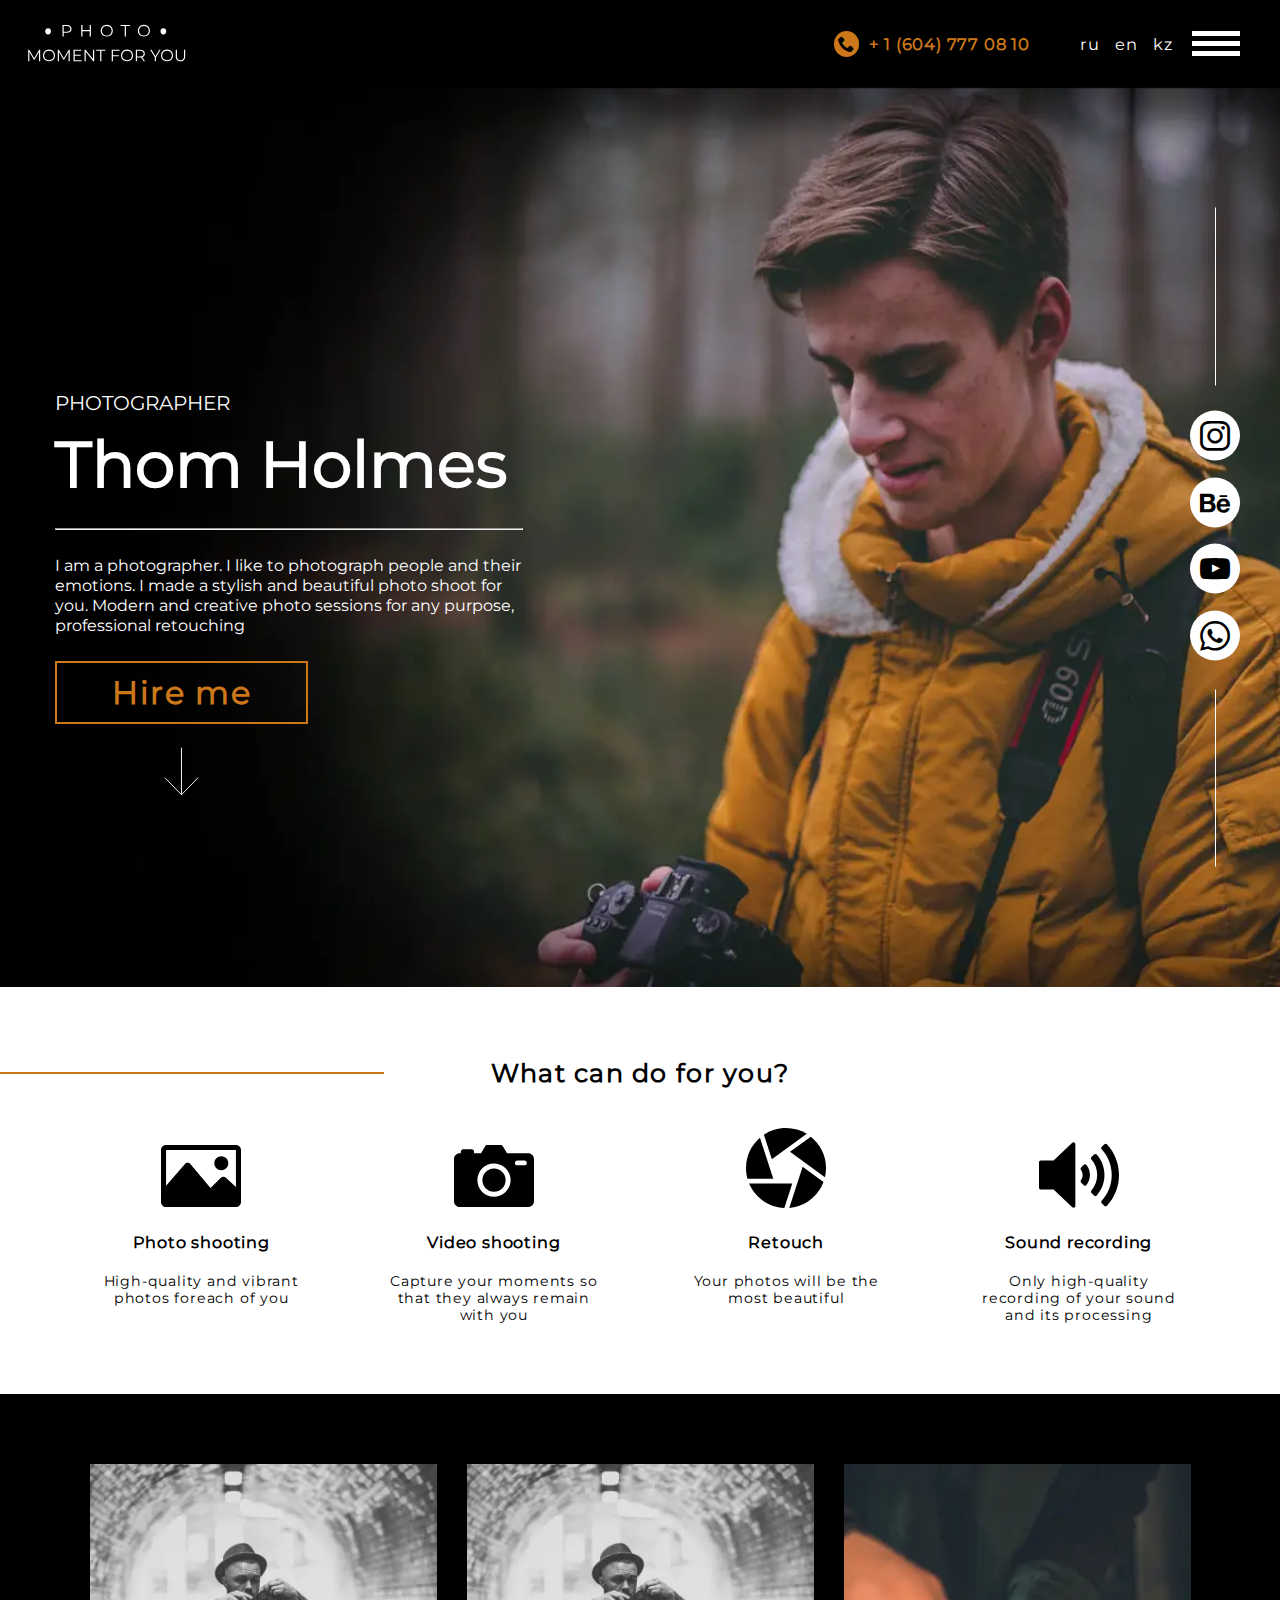
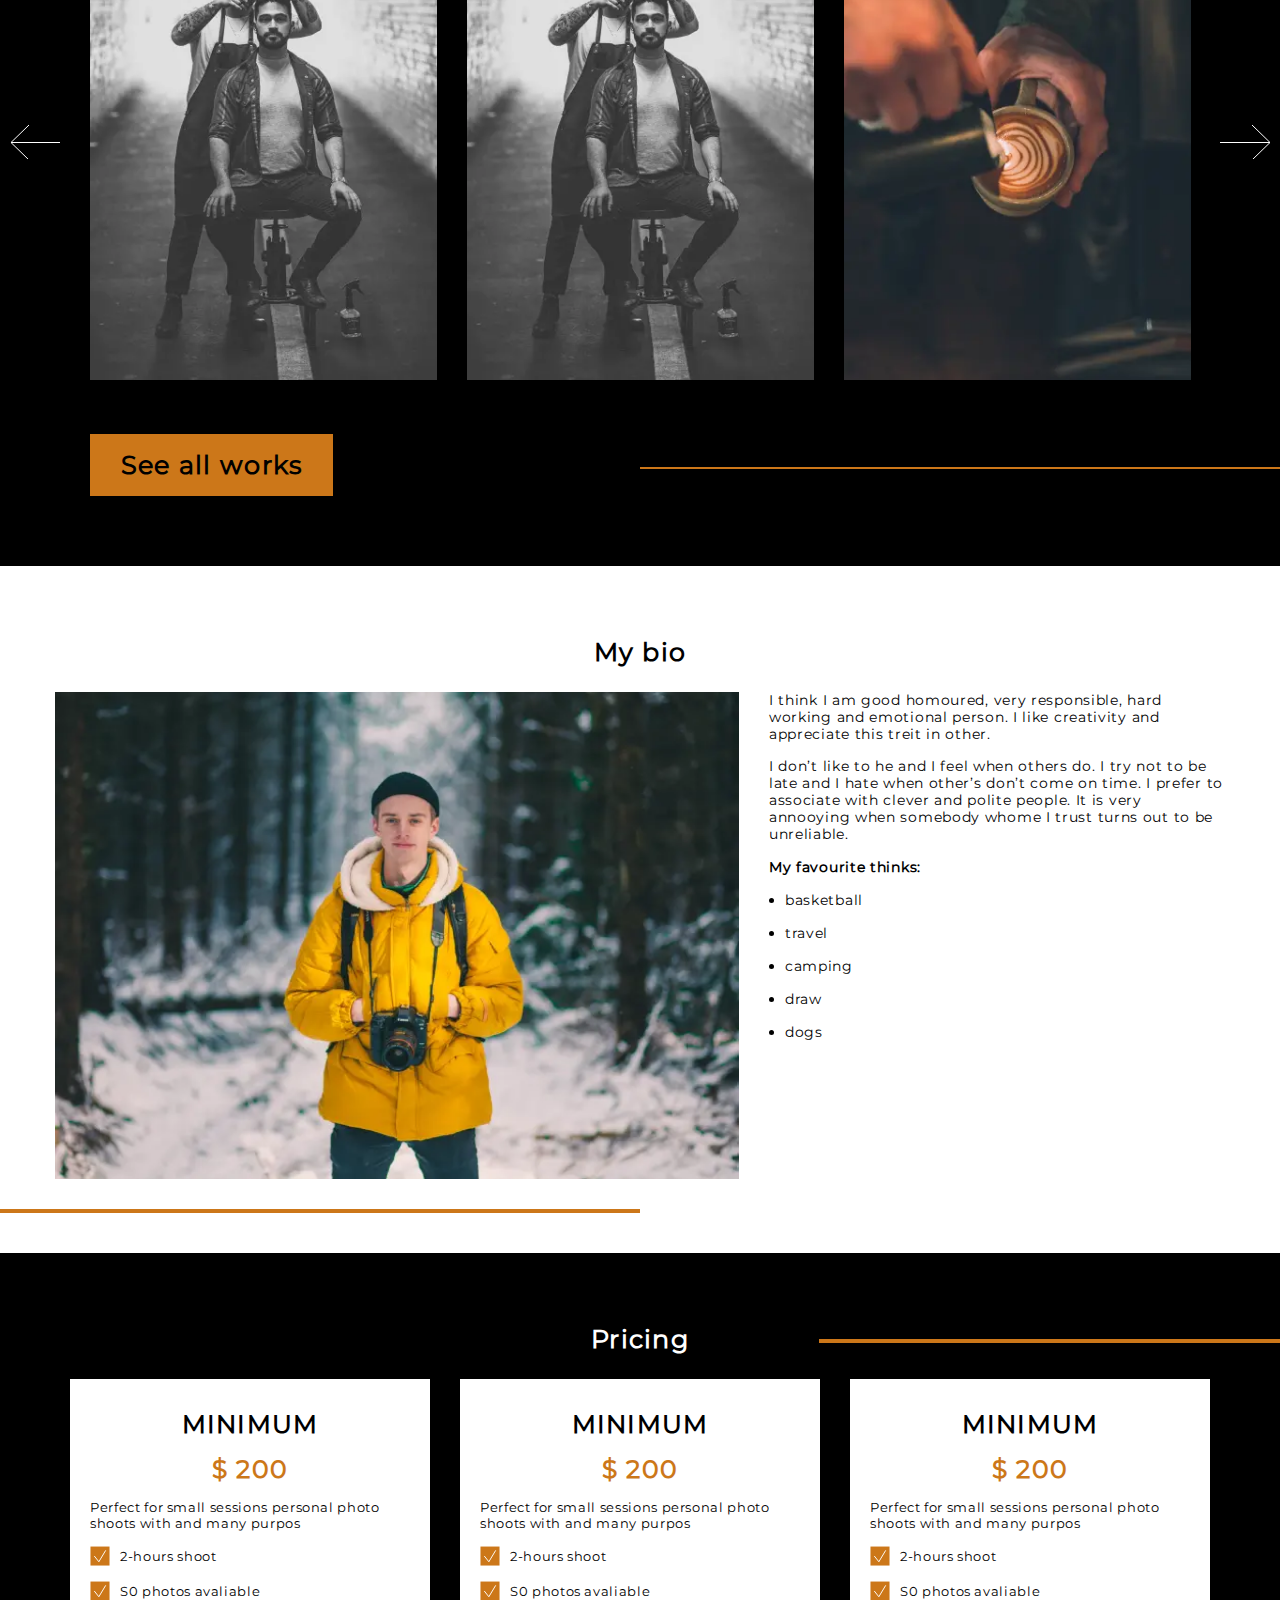
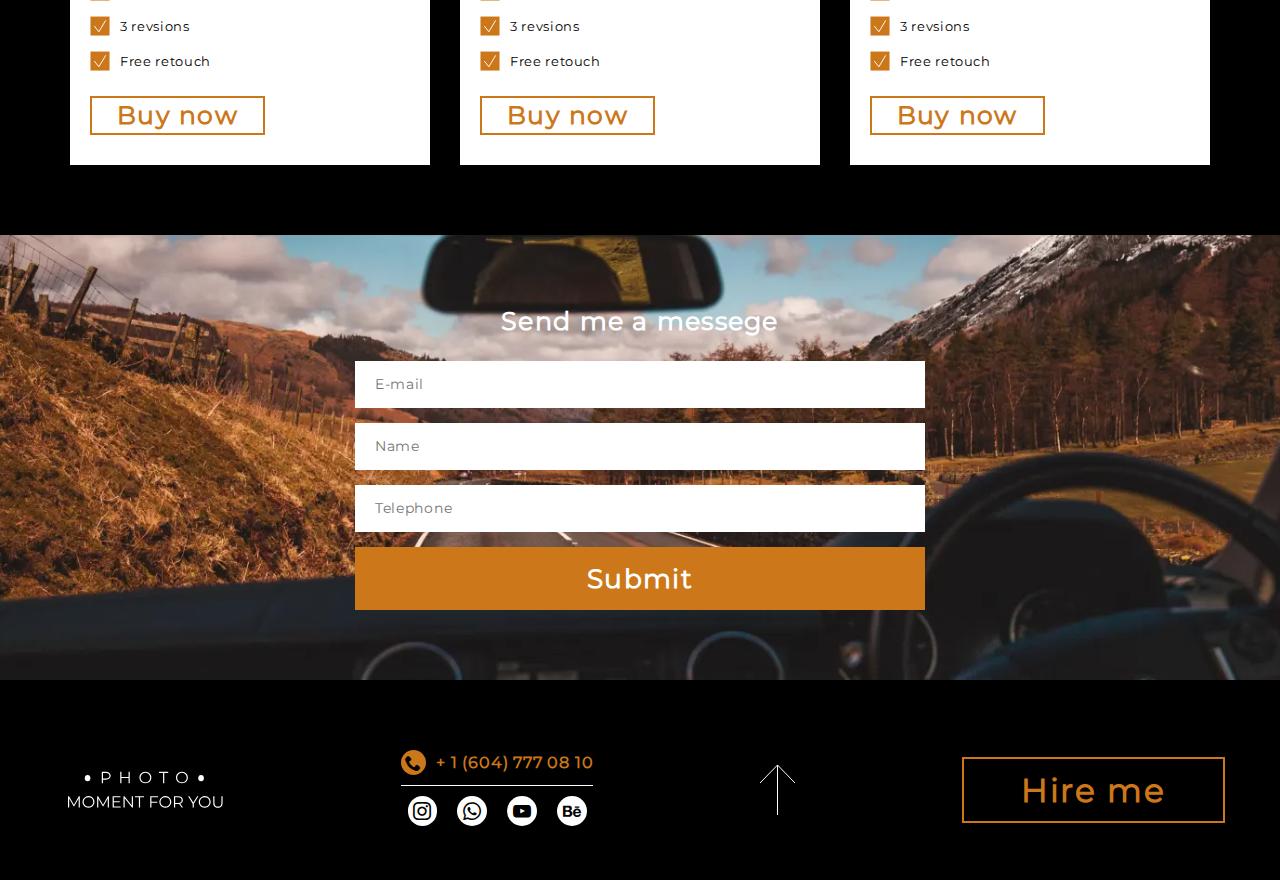
<file: public/index.html>
<!DOCTYPE html><html lang="ru"><head>    <meta charset="UTF-8">    <meta http-equiv="X-UA-Compatible" content="IE=edge">    <meta name="viewport" content="width=device-width,initial-scale=1">    <title>Document</title>    <link rel="stylesheet" href="./css/main.min.css"></head><body>    <header class="header">    <div class="container">         <div class="header__content">            <svg class="header__logo" viewBox="0 0 178 46" xmlns="http://www.w3.org/2000/svg">                <ellipse cx="32.1134" cy="10.9809" rx="2.75258" ry="2.99479"/>                <ellipse cx="144.052" cy="10.9809" rx="2.75258" ry="2.99479"/>                <path d="M50.3072 4.8C51.7366 4.8 52.8566 5.14133 53.6672 5.824C54.4779 6.50667 54.8832 7.44533 54.8832 8.64C54.8832 9.83467 54.4779 10.7733 53.6672 11.456C52.8566 12.128 51.7366 12.464 50.3072 12.464H47.2992V16H46.1152V4.8H50.3072ZM50.2752 11.424C51.3846 11.424 52.2326 11.184 52.8192 10.704C53.4059 10.2133 53.6992 9.52533 53.6992 8.64C53.6992 7.73333 53.4059 7.04 52.8192 6.56C52.2326 6.06933 51.3846 5.824 50.2752 5.824H47.2992V11.424H50.2752ZM73.6834 4.8V16H72.5154V10.832H65.5074V16H64.3234V4.8H65.5074V9.792H72.5154V4.8H73.6834ZM89.115 16.096C88.0057 16.096 86.9977 15.8507 86.091 15.36C85.195 14.8587 84.491 14.176 83.979 13.312C83.4777 12.448 83.227 11.4773 83.227 10.4C83.227 9.32267 83.4777 8.352 83.979 7.488C84.491 6.624 85.195 5.94667 86.091 5.456C86.9977 4.95467 88.0057 4.704 89.115 4.704C90.2243 4.704 91.2217 4.94933 92.107 5.44C93.003 5.93067 93.707 6.61333 94.219 7.488C94.731 8.352 94.987 9.32267 94.987 10.4C94.987 11.4773 94.731 12.4533 94.219 13.328C93.707 14.192 93.003 14.8693 92.107 15.36C91.2217 15.8507 90.2243 16.096 89.115 16.096ZM89.115 15.04C90.0003 15.04 90.8003 14.8427 91.515 14.448C92.2297 14.0427 92.7897 13.488 93.195 12.784C93.6003 12.0693 93.803 11.2747 93.803 10.4C93.803 9.52533 93.6003 8.736 93.195 8.032C92.7897 7.31733 92.2297 6.76267 91.515 6.368C90.8003 5.96267 90.0003 5.76 89.115 5.76C88.2297 5.76 87.4243 5.96267 86.699 6.368C85.9843 6.76267 85.419 7.31733 85.003 8.032C84.5977 8.736 84.395 9.52533 84.395 10.4C84.395 11.2747 84.5977 12.0693 85.003 12.784C85.419 13.488 85.9843 14.0427 86.699 14.448C87.4243 14.8427 88.2297 15.04 89.115 15.04ZM106.541 5.824H102.605V4.8H111.661V5.824H107.725V16H106.541V5.824ZM125.172 16.096C124.063 16.096 123.055 15.8507 122.148 15.36C121.252 14.8587 120.548 14.176 120.036 13.312C119.535 12.448 119.284 11.4773 119.284 10.4C119.284 9.32267 119.535 8.352 120.036 7.488C120.548 6.624 121.252 5.94667 122.148 5.456C123.055 4.95467 124.063 4.704 125.172 4.704C126.281 4.704 127.279 4.94933 128.164 5.44C129.06 5.93067 129.764 6.61333 130.276 7.488C130.788 8.352 131.044 9.32267 131.044 10.4C131.044 11.4773 130.788 12.4533 130.276 13.328C129.764 14.192 129.06 14.8693 128.164 15.36C127.279 15.8507 126.281 16.096 125.172 16.096ZM125.172 15.04C126.057 15.04 126.857 14.8427 127.572 14.448C128.287 14.0427 128.847 13.488 129.252 12.784C129.657 12.0693 129.86 11.2747 129.86 10.4C129.86 9.52533 129.657 8.736 129.252 8.032C128.847 7.31733 128.287 6.76267 127.572 6.368C126.857 5.96267 126.057 5.76 125.172 5.76C124.287 5.76 123.481 5.96267 122.756 6.368C122.041 6.76267 121.476 7.31733 121.06 8.032C120.655 8.736 120.452 9.52533 120.452 10.4C120.452 11.2747 120.655 12.0693 121.06 12.784C121.476 13.488 122.041 14.0427 122.756 14.448C123.481 14.8427 124.287 15.04 125.172 15.04Z"/>                <path d="M24.456 28.8162V40.0162H23.32V31.0562L18.92 38.5922H18.36L13.96 31.1042V40.0162H12.824V28.8162H13.8L18.664 37.1202L23.48 28.8162H24.456ZM33.0013 40.1122C31.8919 40.1122 30.8839 39.8669 29.9773 39.3762C29.0813 38.8749 28.3773 38.1922 27.8653 37.3282C27.3639 36.4642 27.1133 35.4936 27.1133 34.4162C27.1133 33.3389 27.3639 32.3682 27.8653 31.5042C28.3773 30.6402 29.0813 29.9629 29.9773 29.4722C30.8839 28.9709 31.8919 28.7202 33.0013 28.7202C34.1106 28.7202 35.1079 28.9656 35.9933 29.4562C36.8893 29.9469 37.5933 30.6296 38.1053 31.5042C38.6173 32.3682 38.8733 33.3389 38.8733 34.4162C38.8733 35.4936 38.6173 36.4696 38.1053 37.3442C37.5933 38.2082 36.8893 38.8856 35.9933 39.3762C35.1079 39.8669 34.1106 40.1122 33.0013 40.1122ZM33.0013 39.0562C33.8866 39.0562 34.6866 38.8589 35.4013 38.4642C36.1159 38.0589 36.6759 37.5042 37.0813 36.8002C37.4866 36.0856 37.6893 35.2909 37.6893 34.4162C37.6893 33.5416 37.4866 32.7522 37.0813 32.0482C36.6759 31.3336 36.1159 30.7789 35.4013 30.3842C34.6866 29.9789 33.8866 29.7762 33.0013 29.7762C32.1159 29.7762 31.3106 29.9789 30.5853 30.3842C29.8706 30.7789 29.3053 31.3336 28.8893 32.0482C28.4839 32.7522 28.2812 33.5416 28.2812 34.4162C28.2812 35.2909 28.4839 36.0856 28.8893 36.8002C29.3053 37.5042 29.8706 38.0589 30.5853 38.4642C31.3106 38.8589 32.1159 39.0562 33.0013 39.0562ZM53.1591 28.8162V40.0162H52.0231V31.0562L47.6231 38.5922H47.0631L42.6631 31.1042V40.0162H41.5271V28.8162H42.5031L47.3671 37.1202L52.1831 28.8162H53.1591ZM64.7284 38.9922V40.0162H56.8084V28.8162H64.4884V29.8402H57.9924V33.8242H63.7844V34.8322H57.9924V38.9922H64.7284ZM76.8715 28.8162V40.0162H75.8955L68.6955 30.9282V40.0162H67.5115V28.8162H68.4875L75.7035 37.9042V28.8162H76.8715ZM82.7031 29.8402H78.7671V28.8162H87.8231V29.8402H83.8871V40.0162H82.7031V29.8402ZM95.0861 29.8402V34.2402H100.878V35.2642H95.0861V40.0162H93.9021V28.8162H101.582V29.8402H95.0861ZM108.783 40.1122C107.673 40.1122 106.665 39.8669 105.759 39.3762C104.863 38.8749 104.159 38.1922 103.647 37.3282C103.145 36.4642 102.895 35.4936 102.895 34.4162C102.895 33.3389 103.145 32.3682 103.647 31.5042C104.159 30.6402 104.863 29.9629 105.759 29.4722C106.665 28.9709 107.673 28.7202 108.783 28.7202C109.892 28.7202 110.889 28.9656 111.775 29.4562C112.671 29.9469 113.375 30.6296 113.887 31.5042C114.399 32.3682 114.655 33.3389 114.655 34.4162C114.655 35.4936 114.399 36.4696 113.887 37.3442C113.375 38.2082 112.671 38.8856 111.775 39.3762C110.889 39.8669 109.892 40.1122 108.783 40.1122ZM108.783 39.0562C109.668 39.0562 110.468 38.8589 111.183 38.4642C111.897 38.0589 112.457 37.5042 112.863 36.8002C113.268 36.0856 113.471 35.2909 113.471 34.4162C113.471 33.5416 113.268 32.7522 112.863 32.0482C112.457 31.3336 111.897 30.7789 111.183 30.3842C110.468 29.9789 109.668 29.7762 108.783 29.7762C107.897 29.7762 107.092 29.9789 106.367 30.3842C105.652 30.7789 105.087 31.3336 104.671 32.0482C104.265 32.7522 104.062 33.5416 104.062 34.4162C104.062 35.2909 104.265 36.0856 104.671 36.8002C105.087 37.5042 105.652 38.0589 106.367 38.4642C107.092 38.8589 107.897 39.0562 108.783 39.0562ZM124.956 40.0162L122.396 36.4162C122.108 36.4482 121.81 36.4642 121.5 36.4642H118.492V40.0162H117.308V28.8162H121.5C122.93 28.8162 124.05 29.1576 124.86 29.8402C125.671 30.5229 126.076 31.4616 126.076 32.6562C126.076 33.5309 125.852 34.2722 125.404 34.8802C124.967 35.4776 124.338 35.9096 123.516 36.1762L126.252 40.0162H124.956ZM121.468 35.4562C122.578 35.4562 123.426 35.2109 124.012 34.7202C124.599 34.2296 124.892 33.5416 124.892 32.6562C124.892 31.7496 124.599 31.0562 124.012 30.5762C123.426 30.0856 122.578 29.8402 121.468 29.8402H118.492V35.4562H121.468ZM136.898 36.1442V40.0162H135.73V36.1442L131.25 28.8162H132.514L136.354 35.1042L140.194 28.8162H141.378L136.898 36.1442ZM147.626 40.1122C146.517 40.1122 145.509 39.8669 144.602 39.3762C143.706 38.8749 143.002 38.1922 142.49 37.3282C141.989 36.4642 141.738 35.4936 141.738 34.4162C141.738 33.3389 141.989 32.3682 142.49 31.5042C143.002 30.6402 143.706 29.9629 144.602 29.4722C145.509 28.9709 146.517 28.7202 147.626 28.7202C148.736 28.7202 149.733 28.9656 150.618 29.4562C151.514 29.9469 152.218 30.6296 152.73 31.5042C153.242 32.3682 153.498 33.3389 153.498 34.4162C153.498 35.4936 153.242 36.4696 152.73 37.3442C152.218 38.2082 151.514 38.8856 150.618 39.3762C149.733 39.8669 148.736 40.1122 147.626 40.1122ZM147.626 39.0562C148.512 39.0562 149.312 38.8589 150.026 38.4642C150.741 38.0589 151.301 37.5042 151.706 36.8002C152.112 36.0856 152.314 35.2909 152.314 34.4162C152.314 33.5416 152.112 32.7522 151.706 32.0482C151.301 31.3336 150.741 30.7789 150.026 30.3842C149.312 29.9789 148.512 29.7762 147.626 29.7762C146.741 29.7762 145.936 29.9789 145.21 30.3842C144.496 30.7789 143.93 31.3336 143.514 32.0482C143.109 32.7522 142.906 33.5416 142.906 34.4162C142.906 35.2909 143.109 36.0856 143.514 36.8002C143.93 37.5042 144.496 38.0589 145.21 38.4642C145.936 38.8589 146.741 39.0562 147.626 39.0562ZM160.664 40.1122C159.213 40.1122 158.083 39.6962 157.272 38.8642C156.461 38.0322 156.056 36.8216 156.056 35.2322V28.8162H157.24V35.1842C157.24 36.4856 157.533 37.4562 158.12 38.0962C158.707 38.7362 159.555 39.0562 160.664 39.0562C161.784 39.0562 162.637 38.7362 163.224 38.0962C163.811 37.4562 164.104 36.4856 164.104 35.1842V28.8162H165.256V35.2322C165.256 36.8216 164.851 38.0322 164.04 38.8642C163.24 39.6962 162.115 40.1122 160.664 40.1122Z"/>            </svg>            <div class="header__right">                <!-- <i class="header__tel-icon icon-phone tel-icon"></i>                <a href="#" class="header__tel tel">+ 1 (604) 777 08 10</a> -->                <a href="#" class="header__tel tel">                     <i class="icon-phone tel-icon"></i> + 1 (604) 777 08 10                </a>                <ul class="header__lang">                    <li class="header__lang--item">ru</li>                    <li class="header__lang--item">en</li>                    <li class="header__lang--item">kz</li>                </ul>                <!-- <span class="menu-burger"></span> -->            </div> <!--/.header__right-->             </div> <!--./header__content-->    </div> <!--./container-->    <span class="menu-burger"></span></header>    <section class="banner" id="banner">    <div class="container">        <div class="banner__content">            <h4 class="banner__prof">Photographer</h4>            <h1 class="banner__name">Thom Holmes</h1>            <hr class="banner__line">            <p class="banner__desc">                I am a photographer. I like to photograph people and their emotions. I made a stylish and beautiful photo shoot for you. Modern and creative photo sessions for any purpose, professional retouching            </p>            <button class="banner__btn">Hire me                <a href="#" class="banner__arrow-down-link">                    <svg class="banner__arrow-down" viewBox="0 0 37 51" xmlns="http://www.w3.org/2000/svg">                        <path d="M18.5 0.291686L18.5 50.2417M18.5 50.2417L0.999999 32.2597M18.5 50.2417L36 32.2597" stroke="white"/>                    </svg>                                    </a>            </button>                                </div><!--./banner__content-->    </div> <!--./container-->    <div class="banner__socials--wrapper">        <span class="banner__socials--verticle-line"></span>        <ul class="banner__socials">            <li class="banner__socials--item"><a href="#" class="banner__socials--link icon-instagram"></a></li>            <li class="banner__socials--item"><a href="#" class="banner__socials--link icon-behance"></a></li>            <li class="banner__socials--item"><a href="#" class="banner__socials--link icon-youtube"></a></li>            <li class="banner__socials--item"><a href="#" class="banner__socials--link icon-whatsapp"></a></li>        </ul>        <span class="banner__socials--verticle-line"></span>    </div> <!--./banner__socials--wrapper--></section>    <section class="services" id="services">    <div class="container">        <div class="services__content">            <h2 class="services__title">What can do for you?</h2>            <div class="services__list">                <div class="services__item">                    <picture><source srcset="./img/service-1.svg" type="image/webp"><img src="./img/service-1.svg" alt="" class="services__item--img"></picture>                    <h4 class="services__item--title">Photo shooting</h4>                    <p class="services__item--desc">                        High-quality and vibrant photos foreach of you                    </p>                </div><!--./services__item-->                <div class="services__item">                    <picture><source srcset="./img/service-2.svg" type="image/webp"><img src="./img/service-2.svg" alt="" class="services__item--img"></picture>                    <h4 class="services__item--title">Video shooting</h4>                    <p class="services__item--desc">                        Capture your moments so that they always remain with you                    </p>                </div><!--./services__item-->                <div class="services__item">                    <picture><source srcset="./img/service-3.svg" type="image/webp"><img src="./img/service-3.svg" alt="" class="services__item--img"></picture>                    <h4 class="services__item--title">Retouch</h4>                    <p class="services__item--desc">                        Your photos will be the most beautiful                    </p>                </div><!--./services__item-->                <div class="services__item">                    <picture><source srcset="./img/service-4.svg" type="image/webp"><img src="./img/service-4.svg" alt="" class="services__item--img"></picture>                    <h4 class="services__item--title">Sound recording</h4>                    <p class="services__item--desc">                        Only high-quality recording of your sound and its processing                    </p>                </div><!--./services__item-->            </div><!--./services__list-->        </div><!--./services__content-->    </div></section>    <section class="gallery" id="gallery">    <div class="container">        <div class="gallery__content">            <h2 class="gallery__title"></h2>            <div class="gallery__slider">                <div class="gallery__slider--item">                    <picture><source srcset="./img/portfolio-1.webp" type="image/webp"><img src="./img/portfolio-1.png" alt="" class="gallery__slider--img"></picture>                </div><!--./gallery__slider--item-->                <div class="gallery__slider--item">                    <picture><source srcset="./img/portfolio-1.webp" type="image/webp"><img src="./img/portfolio-1.png" alt="" class="gallery__slider--img"></picture>                </div><!--./gallery__slider--item-->                <div class="gallery__slider--item">                    <picture><source srcset="./img/portfolio-3.webp" type="image/webp"><img src="./img/portfolio-3.png" alt="" class="gallery__slider--img"></picture>                </div><!--./gallery__slider--item-->                <div class="gallery__slider--item">                    <picture><source srcset="./img/banner_bg.webp" type="image/webp"><img src="./img/banner_bg.png" alt="" class="gallery__slider--img"></picture>                </div><!--./gallery__slider--item-->                <div class="gallery__slider--item">                    <picture><source srcset="./img/portfolio-2.webp" type="image/webp"><img src="./img/portfolio-2.png" alt="" class="gallery__slider--img"></picture>                </div><!--./gallery__slider--item-->            </div><!--./gallery__slider-->                  <button class="gallery__btn">See all works</button>        </div><!--./gallery__content-->    </div></section>    <section class="about" id="about">    <div class="container">        <h2 class="about__title">My bio</h2>        <div class="about__content">            <div class="about__photo-wrapper">                <picture><source srcset="./img/my-photo.webp" type="image/webp"><img src="./img/my-photo.png" alt="" class="about__photo"></picture>            </div>            <div class="about__desc">                <p class="about__desc--text">                    I think I am good homoured, very responsible, hard working and emotional person. I like creativity                    and appreciate this treit in other.                </p>                <p class="about__desc--text">                    I don’t like to he and I feel when others do.                    I try not to be late and I hate when other’s don’t come on time.                    I prefer to associate with clever and polite people. It is very annooying when somebody whome I                    trust turns out to be unreliable.                </p>                <p class="about__desc--title">My favourite thinks:</p>                <ul class="about__desc--thinks">                    <li>basketball</li>                    <li>travel</li>                    <li>camping</li>                    <li>draw</li>                    <li>dogs</li>                </ul>            </div>        </div>    </div>    <hr class="about__line"></section>    <section class="pricing" id="pricing">    <div class="container">        <h2 class="pricing__title">Pricing</h2>        <hr class="pricing-line">        <div class="pricing__content">            <div class="pricing__card">                <h2 class="pricing__card--title">minimum</h2>                <p class="pricing__card--price">$ 200</p>                <p class="pricing__card--desc">                    Perfect for small sessions personal photo shoots with and many purpos                </p>                <ul class="pricing__card--list">                    <li>                        <svg class="pricing__card--galka" viewBox="0 0 20 21" fill="none" xmlns="http://www.w3.org/2000/svg">                            <rect y="0.575439" width="20" height="19.9452" fill="#CC7719"/>                            <path d="M3.99997 10.548L8.79997 16.5316L16 4.56445" stroke="white"/>                        </svg>                        2-hours shoot                    </li>                    <li>                        <svg class="pricing__card--galka" viewBox="0 0 20 21" fill="none" xmlns="http://www.w3.org/2000/svg">                            <rect y="0.575439" width="20" height="19.9452" fill="#CC7719"/>                            <path d="M3.99997 10.548L8.79997 16.5316L16 4.56445" stroke="white"/>                        </svg>                        S0 photos avaliable                    </li>                    <li>                        <svg class="pricing__card--galka" viewBox="0 0 20 21" fill="none" xmlns="http://www.w3.org/2000/svg">                            <rect y="0.575439" width="20" height="19.9452" fill="#CC7719"/>                            <path d="M3.99997 10.548L8.79997 16.5316L16 4.56445" stroke="white"/>                        </svg>                        3 revsions                    </li>                    <li>                        <svg class="pricing__card--galka" viewBox="0 0 20 21" fill="none" xmlns="http://www.w3.org/2000/svg">                            <rect y="0.575439" width="20" height="19.9452" fill="#CC7719"/>                            <path d="M3.99997 10.548L8.79997 16.5316L16 4.56445" stroke="white"/>                        </svg>                        Free retouch                    </li>                </ul>                <button class="pricing__card--btn">Buy now</button>            </div>            <!--/.pricing__card-->            <div class="pricing__card">                <h2 class="pricing__card--title">minimum</h2>                <p class="pricing__card--price">$ 200</p>                <p class="pricing__card--desc">                    Perfect for small sessions personal photo shoots with and many purpos                </p>                <ul class="pricing__card--list">                    <li>                        <svg class="pricing__card--galka" viewBox="0 0 20 21" fill="none" xmlns="http://www.w3.org/2000/svg">                            <rect y="0.575439" width="20" height="19.9452" fill="#CC7719"/>                            <path d="M3.99997 10.548L8.79997 16.5316L16 4.56445" stroke="white"/>                        </svg>                        2-hours shoot                    </li>                    <li>                        <svg class="pricing__card--galka" viewBox="0 0 20 21" fill="none" xmlns="http://www.w3.org/2000/svg">                            <rect y="0.575439" width="20" height="19.9452" fill="#CC7719"/>                            <path d="M3.99997 10.548L8.79997 16.5316L16 4.56445" stroke="white"/>                        </svg>                        S0 photos avaliable                    </li>                    <li>                        <svg class="pricing__card--galka" viewBox="0 0 20 21" fill="none" xmlns="http://www.w3.org/2000/svg">                            <rect y="0.575439" width="20" height="19.9452" fill="#CC7719"/>                            <path d="M3.99997 10.548L8.79997 16.5316L16 4.56445" stroke="white"/>                        </svg>                        3 revsions                    </li>                    <li>                        <svg class="pricing__card--galka" viewBox="0 0 20 21" fill="none" xmlns="http://www.w3.org/2000/svg">                            <rect y="0.575439" width="20" height="19.9452" fill="#CC7719"/>                            <path d="M3.99997 10.548L8.79997 16.5316L16 4.56445" stroke="white"/>                        </svg>                        Free retouch                    </li>                </ul>                <button class="pricing__card--btn">Buy now</button>            </div>            <!--/.pricing__card-->            <div class="pricing__card">                <h2 class="pricing__card--title">minimum</h2>                <p class="pricing__card--price">$ 200</p>                <p class="pricing__card--desc">                    Perfect for small sessions personal photo shoots with and many purpos                </p>                <ul class="pricing__card--list">                    <li>                        <svg class="pricing__card--galka" viewBox="0 0 20 21" fill="none" xmlns="http://www.w3.org/2000/svg">                            <rect y="0.575439" width="20" height="19.9452" fill="#CC7719"/>                            <path d="M3.99997 10.548L8.79997 16.5316L16 4.56445" stroke="white"/>                        </svg>                        2-hours shoot                    </li>                    <li>                        <svg class="pricing__card--galka" viewBox="0 0 20 21" fill="none" xmlns="http://www.w3.org/2000/svg">                            <rect y="0.575439" width="20" height="19.9452" fill="#CC7719"/>                            <path d="M3.99997 10.548L8.79997 16.5316L16 4.56445" stroke="white"/>                        </svg>                        S0 photos avaliable                    </li>                    <li>                        <svg class="pricing__card--galka" viewBox="0 0 20 21" fill="none" xmlns="http://www.w3.org/2000/svg">                            <rect y="0.575439" width="20" height="19.9452" fill="#CC7719"/>                            <path d="M3.99997 10.548L8.79997 16.5316L16 4.56445" stroke="white"/>                        </svg>                        3 revsions                    </li>                    <li>                        <svg class="pricing__card--galka" viewBox="0 0 20 21" fill="none" xmlns="http://www.w3.org/2000/svg">                            <rect y="0.575439" width="20" height="19.9452" fill="#CC7719"/>                            <path d="M3.99997 10.548L8.79997 16.5316L16 4.56445" stroke="white"/>                        </svg>                        Free retouch                    </li>                </ul>                <button class="pricing__card--btn">Buy now</button>            </div>            <!--/.pricing__card-->        </div>        <!--/.pricing__content-->    </div>    <!--/.container--></section>    <section class="feedback" id="feedback">    <div class="container">        <h2 class="feedback__title">Send me a messege</h2>        <form action="" class="feedback__form">            <input type="email" class="feedback__form--input" placeholder="E-mail">            <input type="text" class="feedback__form--input" placeholder="Name">            <input type="tel" class="feedback__form--input" placeholder="Telephone">            <input type="submit" class="feedback__form--btn" placeholder="Hire me">        </form>    </div></section>    <footer class="footer" id="footer">    <div class="container">        <div class="footer__content">            <svg class="footer__logo" viewBox="0 0 178 46" fill="none" xmlns="http://www.w3.org/2000/svg">                <ellipse cx="32.1134" cy="10.9809" rx="2.75258" ry="2.99479" fill="white"/>                <ellipse cx="144.052" cy="10.9809" rx="2.75258" ry="2.99479" fill="white"/>                <path d="M50.3072 4.8C51.7366 4.8 52.8566 5.14133 53.6672 5.824C54.4779 6.50667 54.8832 7.44533 54.8832 8.64C54.8832 9.83467 54.4779 10.7733 53.6672 11.456C52.8566 12.128 51.7366 12.464 50.3072 12.464H47.2992V16H46.1152V4.8H50.3072ZM50.2752 11.424C51.3846 11.424 52.2326 11.184 52.8192 10.704C53.4059 10.2133 53.6992 9.52533 53.6992 8.64C53.6992 7.73333 53.4059 7.04 52.8192 6.56C52.2326 6.06933 51.3846 5.824 50.2752 5.824H47.2992V11.424H50.2752ZM73.6834 4.8V16H72.5154V10.832H65.5074V16H64.3234V4.8H65.5074V9.792H72.5154V4.8H73.6834ZM89.115 16.096C88.0057 16.096 86.9977 15.8507 86.091 15.36C85.195 14.8587 84.491 14.176 83.979 13.312C83.4777 12.448 83.227 11.4773 83.227 10.4C83.227 9.32267 83.4777 8.352 83.979 7.488C84.491 6.624 85.195 5.94667 86.091 5.456C86.9977 4.95467 88.0057 4.704 89.115 4.704C90.2243 4.704 91.2217 4.94933 92.107 5.44C93.003 5.93067 93.707 6.61333 94.219 7.488C94.731 8.352 94.987 9.32267 94.987 10.4C94.987 11.4773 94.731 12.4533 94.219 13.328C93.707 14.192 93.003 14.8693 92.107 15.36C91.2217 15.8507 90.2243 16.096 89.115 16.096ZM89.115 15.04C90.0003 15.04 90.8003 14.8427 91.515 14.448C92.2297 14.0427 92.7897 13.488 93.195 12.784C93.6003 12.0693 93.803 11.2747 93.803 10.4C93.803 9.52533 93.6003 8.736 93.195 8.032C92.7897 7.31733 92.2297 6.76267 91.515 6.368C90.8003 5.96267 90.0003 5.76 89.115 5.76C88.2297 5.76 87.4243 5.96267 86.699 6.368C85.9843 6.76267 85.419 7.31733 85.003 8.032C84.5977 8.736 84.395 9.52533 84.395 10.4C84.395 11.2747 84.5977 12.0693 85.003 12.784C85.419 13.488 85.9843 14.0427 86.699 14.448C87.4243 14.8427 88.2297 15.04 89.115 15.04ZM106.541 5.824H102.605V4.8H111.661V5.824H107.725V16H106.541V5.824ZM125.172 16.096C124.063 16.096 123.055 15.8507 122.148 15.36C121.252 14.8587 120.548 14.176 120.036 13.312C119.535 12.448 119.284 11.4773 119.284 10.4C119.284 9.32267 119.535 8.352 120.036 7.488C120.548 6.624 121.252 5.94667 122.148 5.456C123.055 4.95467 124.063 4.704 125.172 4.704C126.281 4.704 127.279 4.94933 128.164 5.44C129.06 5.93067 129.764 6.61333 130.276 7.488C130.788 8.352 131.044 9.32267 131.044 10.4C131.044 11.4773 130.788 12.4533 130.276 13.328C129.764 14.192 129.06 14.8693 128.164 15.36C127.279 15.8507 126.281 16.096 125.172 16.096ZM125.172 15.04C126.057 15.04 126.857 14.8427 127.572 14.448C128.287 14.0427 128.847 13.488 129.252 12.784C129.657 12.0693 129.86 11.2747 129.86 10.4C129.86 9.52533 129.657 8.736 129.252 8.032C128.847 7.31733 128.287 6.76267 127.572 6.368C126.857 5.96267 126.057 5.76 125.172 5.76C124.287 5.76 123.481 5.96267 122.756 6.368C122.041 6.76267 121.476 7.31733 121.06 8.032C120.655 8.736 120.452 9.52533 120.452 10.4C120.452 11.2747 120.655 12.0693 121.06 12.784C121.476 13.488 122.041 14.0427 122.756 14.448C123.481 14.8427 124.287 15.04 125.172 15.04Z" fill="white"/>                <path d="M24.456 28.8162V40.0162H23.32V31.0562L18.92 38.5922H18.36L13.96 31.1042V40.0162H12.824V28.8162H13.8L18.664 37.1202L23.48 28.8162H24.456ZM33.0013 40.1122C31.8919 40.1122 30.8839 39.8669 29.9773 39.3762C29.0813 38.8749 28.3773 38.1922 27.8653 37.3282C27.3639 36.4642 27.1133 35.4936 27.1133 34.4162C27.1133 33.3389 27.3639 32.3682 27.8653 31.5042C28.3773 30.6402 29.0813 29.9629 29.9773 29.4722C30.8839 28.9709 31.8919 28.7202 33.0013 28.7202C34.1106 28.7202 35.1079 28.9656 35.9933 29.4562C36.8893 29.9469 37.5933 30.6296 38.1053 31.5042C38.6173 32.3682 38.8733 33.3389 38.8733 34.4162C38.8733 35.4936 38.6173 36.4696 38.1053 37.3442C37.5933 38.2082 36.8893 38.8856 35.9933 39.3762C35.1079 39.8669 34.1106 40.1122 33.0013 40.1122ZM33.0013 39.0562C33.8866 39.0562 34.6866 38.8589 35.4013 38.4642C36.1159 38.0589 36.6759 37.5042 37.0813 36.8002C37.4866 36.0856 37.6893 35.2909 37.6893 34.4162C37.6893 33.5416 37.4866 32.7522 37.0813 32.0482C36.6759 31.3336 36.1159 30.7789 35.4013 30.3842C34.6866 29.9789 33.8866 29.7762 33.0013 29.7762C32.1159 29.7762 31.3106 29.9789 30.5853 30.3842C29.8706 30.7789 29.3053 31.3336 28.8893 32.0482C28.4839 32.7522 28.2812 33.5416 28.2812 34.4162C28.2812 35.2909 28.4839 36.0856 28.8893 36.8002C29.3053 37.5042 29.8706 38.0589 30.5853 38.4642C31.3106 38.8589 32.1159 39.0562 33.0013 39.0562ZM53.1591 28.8162V40.0162H52.0231V31.0562L47.6231 38.5922H47.0631L42.6631 31.1042V40.0162H41.5271V28.8162H42.5031L47.3671 37.1202L52.1831 28.8162H53.1591ZM64.7284 38.9922V40.0162H56.8084V28.8162H64.4884V29.8402H57.9924V33.8242H63.7844V34.8322H57.9924V38.9922H64.7284ZM76.8715 28.8162V40.0162H75.8955L68.6955 30.9282V40.0162H67.5115V28.8162H68.4875L75.7035 37.9042V28.8162H76.8715ZM82.7031 29.8402H78.7671V28.8162H87.8231V29.8402H83.8871V40.0162H82.7031V29.8402ZM95.0861 29.8402V34.2402H100.878V35.2642H95.0861V40.0162H93.9021V28.8162H101.582V29.8402H95.0861ZM108.783 40.1122C107.673 40.1122 106.665 39.8669 105.759 39.3762C104.863 38.8749 104.159 38.1922 103.647 37.3282C103.145 36.4642 102.895 35.4936 102.895 34.4162C102.895 33.3389 103.145 32.3682 103.647 31.5042C104.159 30.6402 104.863 29.9629 105.759 29.4722C106.665 28.9709 107.673 28.7202 108.783 28.7202C109.892 28.7202 110.889 28.9656 111.775 29.4562C112.671 29.9469 113.375 30.6296 113.887 31.5042C114.399 32.3682 114.655 33.3389 114.655 34.4162C114.655 35.4936 114.399 36.4696 113.887 37.3442C113.375 38.2082 112.671 38.8856 111.775 39.3762C110.889 39.8669 109.892 40.1122 108.783 40.1122ZM108.783 39.0562C109.668 39.0562 110.468 38.8589 111.183 38.4642C111.897 38.0589 112.457 37.5042 112.863 36.8002C113.268 36.0856 113.471 35.2909 113.471 34.4162C113.471 33.5416 113.268 32.7522 112.863 32.0482C112.457 31.3336 111.897 30.7789 111.183 30.3842C110.468 29.9789 109.668 29.7762 108.783 29.7762C107.897 29.7762 107.092 29.9789 106.367 30.3842C105.652 30.7789 105.087 31.3336 104.671 32.0482C104.265 32.7522 104.062 33.5416 104.062 34.4162C104.062 35.2909 104.265 36.0856 104.671 36.8002C105.087 37.5042 105.652 38.0589 106.367 38.4642C107.092 38.8589 107.897 39.0562 108.783 39.0562ZM124.956 40.0162L122.396 36.4162C122.108 36.4482 121.81 36.4642 121.5 36.4642H118.492V40.0162H117.308V28.8162H121.5C122.93 28.8162 124.05 29.1576 124.86 29.8402C125.671 30.5229 126.076 31.4616 126.076 32.6562C126.076 33.5309 125.852 34.2722 125.404 34.8802C124.967 35.4776 124.338 35.9096 123.516 36.1762L126.252 40.0162H124.956ZM121.468 35.4562C122.578 35.4562 123.426 35.2109 124.012 34.7202C124.599 34.2296 124.892 33.5416 124.892 32.6562C124.892 31.7496 124.599 31.0562 124.012 30.5762C123.426 30.0856 122.578 29.8402 121.468 29.8402H118.492V35.4562H121.468ZM136.898 36.1442V40.0162H135.73V36.1442L131.25 28.8162H132.514L136.354 35.1042L140.194 28.8162H141.378L136.898 36.1442ZM147.626 40.1122C146.517 40.1122 145.509 39.8669 144.602 39.3762C143.706 38.8749 143.002 38.1922 142.49 37.3282C141.989 36.4642 141.738 35.4936 141.738 34.4162C141.738 33.3389 141.989 32.3682 142.49 31.5042C143.002 30.6402 143.706 29.9629 144.602 29.4722C145.509 28.9709 146.517 28.7202 147.626 28.7202C148.736 28.7202 149.733 28.9656 150.618 29.4562C151.514 29.9469 152.218 30.6296 152.73 31.5042C153.242 32.3682 153.498 33.3389 153.498 34.4162C153.498 35.4936 153.242 36.4696 152.73 37.3442C152.218 38.2082 151.514 38.8856 150.618 39.3762C149.733 39.8669 148.736 40.1122 147.626 40.1122ZM147.626 39.0562C148.512 39.0562 149.312 38.8589 150.026 38.4642C150.741 38.0589 151.301 37.5042 151.706 36.8002C152.112 36.0856 152.314 35.2909 152.314 34.4162C152.314 33.5416 152.112 32.7522 151.706 32.0482C151.301 31.3336 150.741 30.7789 150.026 30.3842C149.312 29.9789 148.512 29.7762 147.626 29.7762C146.741 29.7762 145.936 29.9789 145.21 30.3842C144.496 30.7789 143.93 31.3336 143.514 32.0482C143.109 32.7522 142.906 33.5416 142.906 34.4162C142.906 35.2909 143.109 36.0856 143.514 36.8002C143.93 37.5042 144.496 38.0589 145.21 38.4642C145.936 38.8589 146.741 39.0562 147.626 39.0562ZM160.664 40.1122C159.213 40.1122 158.083 39.6962 157.272 38.8642C156.461 38.0322 156.056 36.8216 156.056 35.2322V28.8162H157.24V35.1842C157.24 36.4856 157.533 37.4562 158.12 38.0962C158.707 38.7362 159.555 39.0562 160.664 39.0562C161.784 39.0562 162.637 38.7362 163.224 38.0962C163.811 37.4562 164.104 36.4856 164.104 35.1842V28.8162H165.256V35.2322C165.256 36.8216 164.851 38.0322 164.04 38.8642C163.24 39.6962 162.115 40.1122 160.664 40.1122Z" fill="white"/>            </svg>            <div class="footer__contacts">                <a href="#" class="footer__tel tel">                    <i class="icon-phone tel-icon"></i> + 1 (604) 777 08 10                </a>                <hr>                <ul class="footer__socials">                    <li><a href="" class="footer__socials--link icon-instagram"></a></li>                    <li><a href="" class="footer__socials--link icon-whatsapp"></a></li>                    <li><a href="" class="footer__socials--link icon-youtube"></a></li>                    <li><a href="" class="footer__socials--link icon-behance"></a></li>                </ul>            </div>            <a href="#" class="footer__arrow-up">                <svg viewBox="0 0 37 51" fill="none" xmlns="http://www.w3.org/2000/svg">                    <path d="M18.5 51L18.5 0.999999M18.5 0.999999L36 19M18.5 0.999999L0.999999 19" stroke="white"/>                </svg>            </a>            <button class="footer__btn">Hire me</button>        </div>    </div></footer>    <!-- <script src="./js/jquery-3.6.0.min.js"></script> -->    <!-- <script src="./js/slick.min.js"></script> -->    <script src="./js/main.js"></script></body></html>
</file>
<file: public/css/main.min.css>
@charset "UTF-8";@font-face{font-family:"Montserrat";src:url(../fonts/Montserrat/Montserrat-Bold.ttf);src:url(../fonts/Montserrat/Montserrat-Regular.ttf)}@font-face{font-family:"icons";src:url(../fonts/icons/icons.eot?5awa0a);src:url(../fonts/icons/icons.eot?5awa0a#iefix) format("embedded-opentype"),url(../fonts/icons/icons.ttf?5awa0a) format("truetype"),url(../fonts/icons/icons.woff?5awa0a) format("woff"),url(../fonts/icons/icons.svg?5awa0a#icons) format("svg");font-weight:400;font-style:normal;font-display:block}[class*=" icon-"],[class^=icon-]{font-family:"icons"!important;speak:never;font-style:normal;font-weight:400;font-variant:normal;text-transform:none;line-height:1;-webkit-font-smoothing:antialiased;-moz-osx-font-smoothing:grayscale}.icon-phone:before{content:"\e942"}.icon-instagram:before{content:"\ea92"}.icon-whatsapp:before{content:"\ea93"}.icon-youtube:before{content:"\ea9d"}.icon-behance:before{content:"\eaa8"}*{-webkit-box-sizing:border-box;box-sizing:border-box;padding:0;margin:0}ul{list-style:none}a{text-decoration:none}*,body{font-family:"Montserrat"}.container{width:100%;height:100%;max-width:1200px;margin:0 auto;padding:0 15px}.about{padding:70px 0;background-color:#fff;position:relative}.about__title{font-weight:700;text-align:center;letter-spacing:.05em;color:#000;margin-bottom:1em}.about__content{display:-webkit-box;display:-ms-flexbox;display:flex;-webkit-box-pack:justify;-ms-flex-pack:justify;justify-content:space-between;-webkit-box-align:start;-ms-flex-align:start;align-items:flex-start}.about__photo-wrapper{width:60%}.about__photo{width:100%}.about__desc{color:#000;font-size:14px;letter-spacing:.05em;width:40%;margin-left:30px}.about__desc--text{font-weight:400;line-height:17px;margin-bottom:15px}.about__desc--title{font-weight:700;margin-bottom:15px}.about__desc--thinks li{font-weight:400;margin-bottom:15px;list-style:disc;margin-left:16px}.about__desc--thinks li:last-child,.pricing__card--list li:last-child{margin-bottom:0}.about__line{position:absolute;height:4px;width:50%;background-color:#cc7719;bottom:40px;border:0}.banner{position:relative;padding:268px 0 228px;height:100vh;background-color:#000;background-image:url(../img/banner_bg.png);background-repeat:no-repeat;background-position:center;background-size:cover}.banner__content{width:40%;position:relative;height:100%;display:-webkit-box;display:-ms-flexbox;display:flex;-webkit-box-orient:vertical;-webkit-box-direction:normal;-ms-flex-direction:column;flex-direction:column;-webkit-box-pack:center;-ms-flex-pack:center;justify-content:center}.banner__prof{font-weight:400;text-transform:uppercase;color:#fff;margin-bottom:.5em}.banner__name{width:-webkit-max-content;width:-moz-max-content;width:max-content;font-weight:700;color:#fff;margin-bottom:.390625em}.banner__line{height:1px;background-color:#fff;margin-bottom:.390625em}.banner__desc{font-weight:400;line-height:1.25em;color:#fff;margin-bottom:1.5625em}.banner__btn{width:-webkit-max-content;width:-moz-max-content;width:max-content;position:relative;font-weight:700;letter-spacing:.05em;color:#cc7719;background-color:transparent;border:2px solid #cc7719;padding:.3125em 1.71875em;outline:0;cursor:pointer;-webkit-transition:all .2s linear;-o-transition:all .2s linear;transition:all .2s linear}.banner__arrow-down-link{display:block;position:absolute;width:-webkit-fill-available;left:0;bottom:-25px;-webkit-transform:translateY(100%);-ms-transform:translateY(100%);transform:translateY(100%)}.banner__arrow-down{max-width:35px}.banner__socials--wrapper{position:absolute;right:40px;top:50%;-webkit-transform:translateY(-50%);-ms-transform:translateY(-50%);transform:translateY(-50%);display:-webkit-box;display:-ms-flexbox;display:flex;-webkit-box-orient:vertical;-webkit-box-direction:normal;-ms-flex-direction:column;flex-direction:column;-webkit-box-align:center;-ms-flex-align:center;align-items:center}.banner__socials{margin:25px 0}.banner__socials--item{margin:12.5px 0}.banner__socials--item:first-child,.banner__socials--item:last-child{margin:0}.banner__socials--link{padding:.8333333333em;display:inline-block;border-radius:50%;background-color:#fff;color:#000;position:relative}.banner__socials--verticle-line{height:19.75vh;width:1px;display:block;background-color:#fff}.feedback{padding:70px 0;background:url(../img/form_bg.png);background-repeat:no-repeat!important;background-position:center!important;background-size:cover!important}.feedback__title{font-weight:700;text-align:center;letter-spacing:.05em;color:#fff;margin-bottom:25px}.feedback__form{display:-webkit-box;display:-ms-flexbox;display:flex;-webkit-box-orient:vertical;-webkit-box-direction:normal;-ms-flex-direction:column;flex-direction:column;max-width:570px;margin:0 auto}.feedback__form--btn,.feedback__form--input{border:0;outline:0;letter-spacing:.05em;cursor:pointer}.feedback__form--input{font-weight:400;font-size:14px;line-height:17px;color:rgba(0,0,0,.45);margin-bottom:15px;padding:1.07em 1.428em}.feedback__form--btn{font-weight:700;text-align:center;background-color:#cc7719;padding:.5769em;color:#fff}.footer{padding:70px 0;background-color:#000}.footer__content{display:-webkit-box;display:-ms-flexbox;display:flex;-webkit-box-pack:justify;-ms-flex-pack:justify;justify-content:space-between;-webkit-box-align:center;-ms-flex-align:center;align-items:center;margin-bottom:-50px;-ms-flex-wrap:wrap;flex-wrap:wrap}.footer__contacts,.footer__logo{margin-bottom:30px}.footer__contacts{display:-webkit-box;display:-ms-flexbox;display:flex;-webkit-box-orient:vertical;-webkit-box-direction:normal;-ms-flex-direction:column;flex-direction:column;-webkit-box-align:center;-ms-flex-align:center;align-items:center}.footer__contacts hr{height:1px;border:0;background-color:#fff;width:100%;margin-bottom:10px}.footer__tel{margin-bottom:10px;font-size:16px!important}.footer__socials{display:-webkit-box;display:-ms-flexbox;display:flex;-webkit-box-pack:justify;-ms-flex-pack:justify;justify-content:space-between;margin:0 -10px}.footer__socials--link{display:inline-block;position:relative;padding:.83em;border-radius:50%;background-color:#fff;color:#000;font-size:18px;margin:0 10px}.banner__socials--link::before,.footer__socials--link::before{position:absolute;top:50%;left:50%;-webkit-transform:translate(-50%,-50%);-ms-transform:translate(-50%,-50%);transform:translate(-50%,-50%)}.footer__arrow-up{width:37px;height:51px;margin-bottom:30px}.footer__btn{font-weight:700;letter-spacing:.05em;color:#cc7719;background-color:transparent;border:2px solid #cc7719;outline:0;padding:.34375em 1.75em;cursor:pointer;margin-bottom:30px}.gallery{padding:70px 60px;background-color:#000;position:relative}.gallery::after{position:absolute;content:"";width:50%;height:2px;right:0;bottom:97px;background-color:#cc7719}.gallery__slider{position:relative;margin-bottom:50px}.gallery__slider .slick-arrow{position:absolute;top:50%;-webkit-transform:translateY(-50%);-ms-transform:translateY(-50%);transform:translateY(-50%);z-index:1;font-size:0;width:50px;height:35px;outline:0;background:0 0;border:0;cursor:pointer}.gallery__slider .slick-arrow.slick-prev{left:-15px;-webkit-transform:translateX(-100%);-ms-transform:translateX(-100%);transform:translateX(-100%);background:url(../img/arrow-prev.svg)}.gallery__slider .slick-arrow.slick-next{right:-15px;-webkit-transform:translateX(100%);-ms-transform:translateX(100%);transform:translateX(100%);background:url(../img/arrow-next.svg)}.gallery__slider--item{margin:0 15px}.gallery__slider--img{width:100%}.gallery__btn{font-weight:700;letter-spacing:.05em;color:#000;border:0;outline:0;background-color:#cc7719;padding:.6em 1.2em;cursor:pointer;margin-left:15px}.slick-list{overflow:hidden}.header,.header__content,.slick-track{display:-webkit-box;display:-ms-flexbox;display:flex;-webkit-box-align:start;-ms-flex-align:start;align-items:flex-start}.header,.header__content{-webkit-box-align:center;-ms-flex-align:center;align-items:center}.header{background-color:#000;padding:20px 0}.header__content{-webkit-box-pack:justify;-ms-flex-pack:justify;justify-content:space-between}.header__logo{max-width:178px;fill:#fff}.header__lang,.header__right{display:-webkit-box;display:-ms-flexbox;display:flex;-webkit-box-pack:justify;-ms-flex-pack:justify;justify-content:space-between;-webkit-box-align:center;-ms-flex-align:center;align-items:center}.header__lang{margin-left:50px}.header__lang--item{margin:0 .9375em;font-weight:400;letter-spacing:.05em;color:#fff;cursor:pointer;-webkit-transition:all .2s linear;-o-transition:all .2s linear;transition:all .2s linear}.header__lang--item:hover{color:#cc7719}.header__lang--item:first-child,.header__lang--item:last-child{margin:0}.menu-burger,.menu-burger::after,.menu-burger::before{display:block;background-color:#fff;cursor:pointer;-webkit-transition:all .2s linear;-o-transition:all .2s linear;transition:all .2s linear}.menu-burger{position:relative;margin-right:40px}.menu-burger::after,.menu-burger::before{position:absolute;content:"";width:100%;left:0}.menu-burger::before{top:-10px}.menu-burger::after{bottom:-10px}.pricing{padding:70px 0;background-color:#000;position:relative}.pricing__title{font-weight:700;text-align:center;letter-spacing:.05em;color:#fff;margin-bottom:25px}.pricing__content{display:-webkit-box;display:-ms-flexbox;display:flex;-webkit-box-pack:center;-ms-flex-pack:center;justify-content:center;-webkit-box-align:initial;-ms-flex-align:initial;align-items:initial;-ms-flex-wrap:wrap;flex-wrap:wrap}.pricing__card{padding:68px 93px;background-color:#fff;width:calc(33.3333333333% - 30px);margin:0 15px}.pricing__card--price,.pricing__card--title{font-weight:700;font-size:25px;text-align:center;letter-spacing:.05em;text-transform:uppercase;margin-bottom:15px}.pricing__card--title{color:#000}.pricing__card--price{color:#cc7719}.pricing__card--desc,.pricing__card--list li{font-weight:400;font-size:13px;line-height:16px;letter-spacing:.05em;margin-bottom:15px}.pricing__card--desc{color:#000}.pricing__card--list{margin-bottom:25px}.pricing__card--list svg{width:20px;height:20px;margin-right:10px}.pricing__card--list li{display:-webkit-box;display:-ms-flexbox;display:flex;-webkit-box-align:center;-ms-flex-align:center;align-items:center;position:relative}.pricing__card--btn{font-weight:700;letter-spacing:.05em;color:#cc7719;outline:0;background-color:transparent;border:2px solid #cc7719;padding:.6em 1em;cursor:pointer}.pricing-line,.services::before{position:absolute;background-color:#cc7719}.pricing-line{width:36%;height:4px;top:86px;right:0;border:0}.services{padding:70px 0;position:relative}.services::before{content:"";width:30%;height:2px;left:0;top:85px}.services__title{font-weight:700;text-align:center;letter-spacing:.05em;color:#000;margin-bottom:40px}.services__list{display:-webkit-box;display:-ms-flexbox;display:flex;-ms-flex-wrap:wrap;flex-wrap:wrap;-webkit-box-pack:center;-ms-flex-pack:center;justify-content:center;-webkit-box-align:baseline;-ms-flex-align:baseline;align-items:baseline}.services__item{width:calc(25% - 80px);margin:0 40px;text-align:center;letter-spacing:.05em;color:#000}.services__item--img{max-width:80px;margin-bottom:20px}.services__item--title{font-weight:700;margin-bottom:1.25em}.services__item--desc{font-weight:400;line-height:1.214em}.tel-icon{background-color:#cc7719;padding:.78125em;border-radius:50%;position:relative;margin-right:.625em}.tel-icon::before{position:absolute;color:#000;top:50%;left:50%;-webkit-transform:translate(-50%,-50%);-ms-transform:translate(-50%,-50%);transform:translate(-50%,-50%)}.tel{display:-webkit-box;display:-ms-flexbox;display:flex;-webkit-box-align:center;-ms-flex-align:center;align-items:center;font-weight:700;letter-spacing:.05em;color:#cc7719}@supports (-webkit-appearance:none){.banner{background-image:url(../img/banner_bg.webp)}.feedback{background:url(../img/form_bg.webp)}.gallery__slider .slick-arrow.slick-prev{background:url(../img/arrow-prev.svg)}.gallery__slider .slick-arrow.slick-next{background:url(../img/arrow-next.svg)}}@media (min-width:767px){.about__title{font-size:calc(20px + 5*(100vw/1200))}.banner__prof{font-size:calc(12px + 8*(100vw/1200))}.banner__line,.banner__name{font-size:calc(24px + 40*(100vw/1200))}.banner__desc{font-size:calc(8px + 8*(100vw/1200))}.banner__btn{font-size:calc(14px + 18*(100vw/1200))}.banner__socials--link{font-size:calc(12px + 18*(100vw/1200))}.feedback__title{font-size:calc(20px + 5*(100vw/1200))}.feedback__form--btn{font-size:calc(20px + 6*(100vw/1200))}.footer__logo{max-width:calc(140px + 38*(100vw/1200))}.footer__btn{font-size:calc(20px + 12*(100vw/1200))}.gallery__btn{font-size:calc(16px + 9*(100vw/1200))}.header__logo{max-width:calc(98px + 80*(100vw/1200))}.header__lang{font-size:calc(12px + 4*(100vw/1200))}.menu-burger,.menu-burger::after,.menu-burger::before{height:calc(3px + 2*(100vw/1200))}.menu-burger{width:calc(30px + 20*(100vw/1200))}.pricing__card--btn,.pricing__title,.services__title{font-size:calc(20px + 5*(100vw/1200))}.services__item--title{font-size:calc(14px + 2*(100vw/1200))}.services__item--desc{font-size:calc(12px + 2*(100vw/1200))}.tel{font-size:calc(10px + 6*(100vw/1200))}}@media (min-width:1230px){.banner__prof{font-size:20px}.banner__name{font-size:64px}.banner__desc{font-size:16px}.banner__btn{font-size:32px}.banner__socials--link{font-size:30px}.pricing__card--btn{font-size:25px}}@media (max-width:1300px){.menu-burger{margin-left:5px}.pricing__card{padding:30px 20px}.pricing__card--btn{padding:.1em 1em}}@media (max-width:1024px){.services__item{width:calc(25% - 40px);margin:0 20px}}@media (max-width:768px){.about__content{-webkit-box-orient:vertical;-webkit-box-direction:normal;-ms-flex-direction:column;flex-direction:column;-webkit-box-align:center;-ms-flex-align:center;align-items:center}.about__photo-wrapper{max-width:100%;width:auto}.about__desc{width:80%;margin-left:0;margin-top:3.57em}.banner__content{width:60%}.banner__arrow-down-link,.gallery__slider .slick-arrow{display:none}.gallery{padding:70px 0}.pricing__content{margin-bottom:-30px}.pricing__card{width:calc(50% - 30px);margin-bottom:30px}.services::before{width:20%}.services__list{margin-bottom:-50px}.services__item{width:calc(50% - 80px);margin:0 40px 50px}}@media (max-width:767px){.about__title{font-size:calc(20px + 8.5*((100vw - 320px)/1200))}.banner__prof{font-size:calc(12px + 13.6*((100vw - 320px)/1200))}.banner__line,.banner__name{font-size:calc(24px + 68*((100vw - 320px)/1200))}.banner__desc{font-size:calc(8px + 13.6*((100vw - 320px)/1200))}.banner__btn{font-size:calc(14px + 30.6*((100vw - 320px)/1200))}.banner__socials--link{font-size:calc(12px + 30.6*((100vw - 320px)/1200))}.feedback__title{font-size:calc(20px + 8.5*((100vw - 320px)/1200))}.feedback__form--btn{font-size:calc(20px + 10.2*((100vw - 320px)/1200))}.footer__logo{max-width:calc(140px + 64.6*((100vw - 320px)/1200))}.footer__btn{font-size:calc(20px + 20.4*((100vw - 320px)/1200))}.gallery__btn{font-size:calc(16px + 15.3*((100vw - 320px)/1200))}.header__logo{max-width:calc(98px + 136*((100vw - 320px)/1200))}.header__lang{font-size:calc(12px + 6.8*((100vw - 320px)/1200))}.menu-burger,.menu-burger::after,.menu-burger::before{height:calc(3px + 3.4*((100vw - 320px)/1200))}.menu-burger{width:calc(30px + 34*((100vw - 320px)/1200))}.pricing__card--btn,.pricing__title,.services__title{font-size:calc(20px + 8.5*((100vw - 320px)/1200))}.services__item--title{font-size:calc(14px + 3.4*((100vw - 320px)/1200))}.services__item--desc{font-size:calc(12px + 3.4*((100vw - 320px)/1200))}.tel{font-size:calc(10px + 10.2*((100vw - 320px)/1200))}}@media (max-width:520px){.footer__content{-webkit-box-orient:vertical;-webkit-box-direction:normal;-ms-flex-direction:column;flex-direction:column;-webkit-box-pack:center;-ms-flex-pack:center;justify-content:center;-webkit-box-align:center;-ms-flex-align:center;align-items:center}.footer__arrow-up{display:none}.pricing__card{width:60%}}@media (max-width:500px){.header__lang{margin-left:.5em}}@media (max-width:425px){.about{padding:50px 0}.about__desc{margin-top:1.785em}.about__line{bottom:25px}.banner__content{width:70%}.banner__socials--wrapper{right:20px}.feedback,.footer,.gallery{padding:50px 0}.gallery::after{width:40%;bottom:68px}.header__lang{display:none}.menu-burger{margin-right:15px}.menu-burger::before{top:-6px}.menu-burger::after{bottom:-6px}.pricing{padding:50px 0}.pricing__card{width:70%}.pricing-line{top:63px}.services::before{width:10%;top:62px}.services{padding:50px 0}.services__item{width:70%;margin:0 0 50px}}@media (max-width:375px){.pricing__card{width:80%}}
/*# sourceMappingURL=[data-uri] */
</file>
